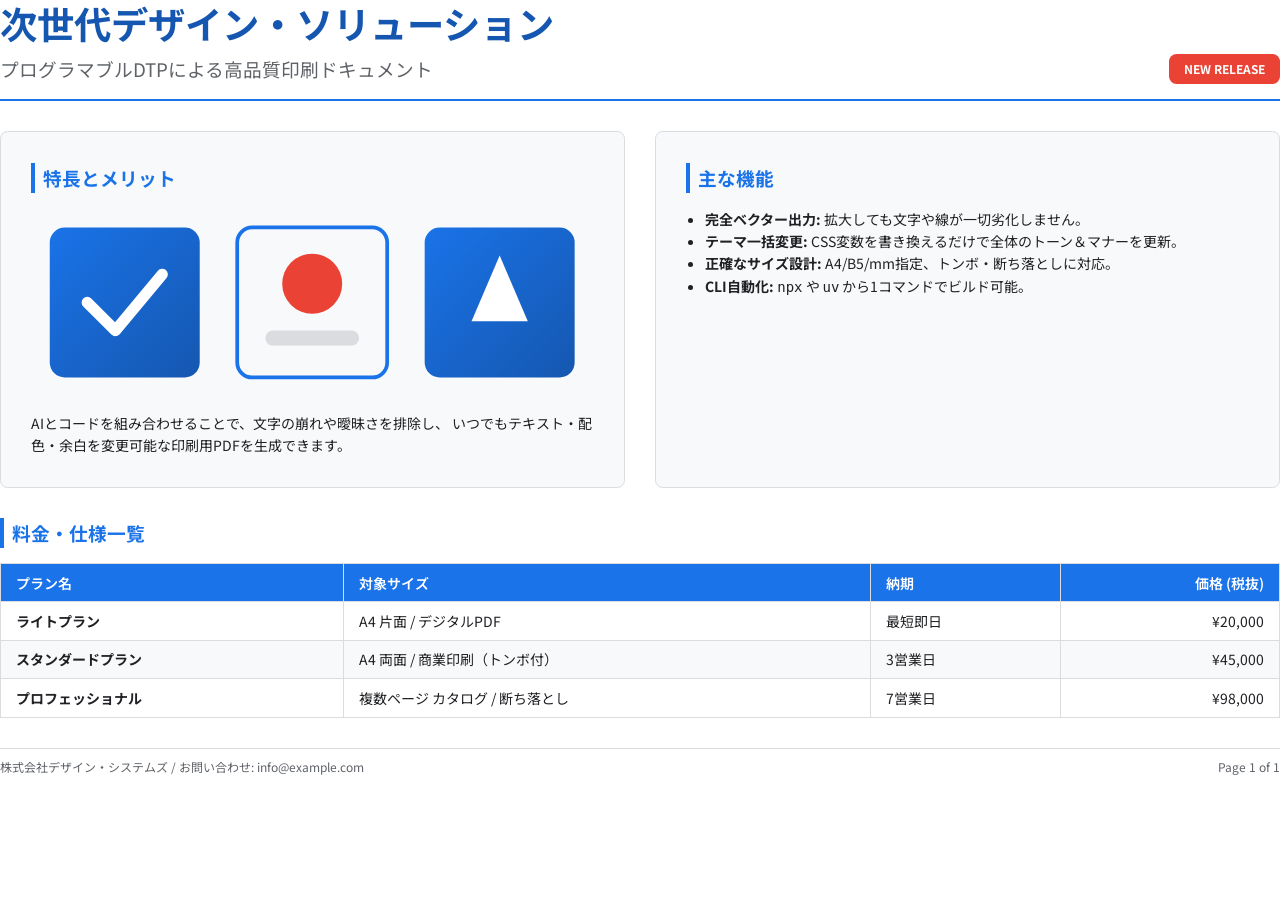
<file: skills/print-design/templates/html-paged/index.html>
<!DOCTYPE html>
<html lang="ja">
<head>
  <meta charset="UTF-8">
  <title>サービスご案内チラシ</title>
  <!-- Google Fonts: Noto Sans JP -->
  <link rel="preconnect" href="https://fonts.googleapis.com">
  <link rel="preconnect" href="https://fonts.gstatic.com" crossorigin>
  <link href="https://fonts.googleapis.com/css2?family=Noto+Sans+JP:wght@400;500;700&display=swap" rel="stylesheet">
  <!-- テーマ定義（デザイントークン）とレイアウト -->
  <link rel="stylesheet" href="theme.css">
  <link rel="stylesheet" href="layout.css">
</head>
<body>

  <!-- ドキュメントヘッダー -->
  <header class="doc-header">
    <div>
      <h1 class="doc-title">次世代デザイン・ソリューション</h1>
      <p class="doc-subtitle">プログラマブルDTPによる高品質印刷ドキュメント</p>
    </div>
    <div class="doc-badge">NEW RELEASE</div>
  </header>

  <!-- 2カラムコンテンツ -->
  <div class="grid-2col">
    <!-- 左カラム: イラストと概要 -->
    <div class="card">
      <h2 class="card-title">特長とメリット</h2>
      <!-- 後から色や形状を編集できるインラインベクターSVGイラスト -->
      <div class="vector-illustration">
        <svg viewBox="0 0 300 120" xmlns="http://www.w3.org/2000/svg">
          <defs>
            <linearGradient id="primaryGrad" x1="0%" y1="0%" x2="100%" y2="100%">
              <stop offset="0%" stop-color="var(--color-primary)" />
              <stop offset="100%" stop-color="var(--color-primary-dark)" />
            </linearGradient>
          </defs>
          <rect x="10" y="20" width="80" height="80" rx="8" fill="url(#primaryGrad)" />
          <path d="M30 60 L45 75 L70 45" stroke="#ffffff" stroke-width="6" fill="none" stroke-linecap="round" stroke-linejoin="round"/>
          <rect x="110" y="20" width="80" height="80" rx="8" fill="var(--color-bg-sub)" stroke="var(--color-primary)" stroke-width="2"/>
          <circle cx="150" cy="50" r="16" fill="var(--color-secondary)" />
          <rect x="125" y="75" width="50" height="8" rx="4" fill="var(--color-border)" />
          <rect x="210" y="20" width="80" height="80" rx="8" fill="url(#primaryGrad)" />
          <polygon points="250,35 265,70 235,70" fill="#ffffff" />
        </svg>
      </div>
      <p>
        AIとコードを組み合わせることで、文字の崩れや曖昧さを排除し、
        いつでもテキスト・配色・余白を変更可能な印刷用PDFを生成できます。
      </p>
    </div>

    <!-- 右カラム: プラン詳細 -->
    <div class="card">
      <h2 class="card-title">主な機能</h2>
      <ul style="padding-left: 5mm; margin-top: 2mm;">
        <li><strong>完全ベクター出力:</strong> 拡大しても文字や線が一切劣化しません。</li>
        <li><strong>テーマ一括変更:</strong> CSS変数を書き換えるだけで全体のトーン＆マナーを更新。</li>
        <li><strong>正確なサイズ設計:</strong> A4/B5/mm指定、トンボ・断ち落としに対応。</li>
        <li><strong>CLI自動化:</strong> <code>npx</code> や <code>uv</code> から1コマンドでビルド可能。</li>
      </ul>
    </div>
  </div>

  <!-- 印刷用ベクター表組み -->
  <section>
    <h2 class="card-title" style="margin-top: 4mm;">料金・仕様一覧</h2>
    <table class="data-table">
      <thead>
        <tr>
          <th>プラン名</th>
          <th>対象サイズ</th>
          <th>納期</th>
          <th class="num">価格 (税抜)</th>
        </tr>
      </thead>
      <tbody>
        <tr>
          <td><strong>ライトプラン</strong></td>
          <td>A4 片面 / デジタルPDF</td>
          <td>最短即日</td>
          <td class="num">¥20,000</td>
        </tr>
        <tr>
          <td><strong>スタンダードプラン</strong></td>
          <td>A4 両面 / 商業印刷（トンボ付）</td>
          <td>3営業日</td>
          <td class="num">¥45,000</td>
        </tr>
        <tr>
          <td><strong>プロフェッショナル</strong></td>
          <td>複数ページ カタログ / 断ち落とし</td>
          <td>7営業日</td>
          <td class="num">¥98,000</td>
        </tr>
      </tbody>
    </table>
  </section>

  <!-- フッター -->
  <footer class="doc-footer">
    <div>株式会社デザイン・システムズ / お問い合わせ: info@example.com</div>
    <div>Page 1 of 1</div>
  </footer>

</body>
</html>
</file>
<file: skills/print-design/templates/html-paged/theme.css>
/* ==========================================================================
   Design Tokens / Theme Configuration
   カラーパレット、余白、フォントなどの設定を一元管理するファイル
   ========================================================================== */

:root {
  /* カラーセット */
  --color-primary: #1a73e8;       /* メインカラー（ロゴ、見出し、強調罫線） */
  --color-primary-dark: #1557b0;  /* メインカラー（濃） */
  --color-secondary: #ea4335;     /* アクセントカラー（注意、リボン、強調バッジ） */
  --color-text-main: #202124;     /* 本文文字色 */
  --color-text-muted: #5f6368;    /* 補足説明文字色 */
  --color-bg-body: #ffffff;       /* 全体背景色 */
  --color-bg-sub: #f8f9fa;        /* 表ヘッダーや枠背景色 */
  --color-border: #dadce0;        /* 境界線・区切り線 */

  /* 余白・スペーシング */
  --page-margin: 15mm;            /* ページの余白（四方） */
  --space-xs: 2mm;
  --space-sm: 4mm;
  --space-md: 8mm;
  --space-lg: 12mm;

  /* フォント指定 */
  --font-base: "Noto Sans JP", -apple-system, BlinkMacSystemFont, "Segoe UI", "Hiragino Kaku Gothic ProN", sans-serif;
  --font-heading: "Noto Sans JP", sans-serif;

  /* 文字サイズ */
  --text-size-sm: 9pt;
  --text-size-base: 10.5pt;
  --text-size-lg: 14pt;
  --text-size-xl: 20pt;
  --text-size-title: 28pt;

  /* 行送り */
  --line-height-base: 1.6;
  --line-height-tight: 1.25;
}
</file>
<file: skills/print-design/templates/html-paged/layout.css>
/* ==========================================================================
   Print Layout Configuration (CSS Paged Media)
   印刷サイズ、ページ余白、トンボ、レイアウトグリッド、表のスタイル
   ========================================================================== */

/* 印刷用紙サイズ・余白の設定 */
@page {
  /* A4縦 (210mm x 297mm) */
  size: A4 portrait;
  margin: var(--page-margin);
  bleed: 3mm;
  marks: crop cross;
}

/* 画面表示時のリセットとベース設定 */
* {
  box-sizing: border-box;
  margin: 0;
  padding: 0;
}

body {
  font-family: var(--font-base);
  font-size: var(--text-size-base);
  line-height: var(--line-height-base);
  color: var(--color-text-main);
  background-color: var(--color-bg-body);
  -webkit-print-color-adjust: exact;
  print-color-adjust: exact;
}

/* ヘッダー・タイトル */
.doc-header {
  border-bottom: 2pt solid var(--color-primary);
  padding-bottom: var(--space-sm);
  margin-bottom: var(--space-md);
  display: flex;
  justify-content: space-between;
  align-items: flex-end;
}

.doc-title {
  font-size: var(--text-size-title);
  line-height: var(--line-height-tight);
  color: var(--color-primary-dark);
  font-weight: 700;
}

.doc-subtitle {
  font-size: var(--text-size-lg);
  color: var(--color-text-muted);
  margin-top: var(--space-xs);
}

.doc-badge {
  background-color: var(--color-secondary);
  color: #fff;
  font-size: var(--text-size-sm);
  font-weight: bold;
  padding: 1.5mm 4mm;
  border-radius: 2mm;
  text-transform: uppercase;
}

/* グリッドレイアウト（2カラム） */
.grid-2col {
  display: grid;
  grid-template-columns: 1fr 1fr;
  gap: var(--space-md);
  margin-bottom: var(--space-md);
}

/* セクションカード */
.card {
  border: 1pt solid var(--color-border);
  border-radius: 2mm;
  padding: var(--space-md);
  background: var(--color-bg-sub);
}

.card-title {
  font-size: var(--text-size-lg);
  color: var(--color-primary);
  margin-bottom: var(--space-sm);
  border-left: 3pt solid var(--color-primary);
  padding-left: var(--space-xs);
}

/* ベクターイラスト・図版ラッパー */
.vector-illustration {
  width: 100%;
  max-height: 50mm;
  display: flex;
  justify-content: center;
  align-items: center;
  margin-bottom: var(--space-sm);
}

.vector-illustration svg {
  width: 100%;
  height: 100%;
}

/* 印刷品質の表組み */
.data-table {
  width: 100%;
  border-collapse: collapse;
  margin-top: var(--space-sm);
  margin-bottom: var(--space-md);
  font-size: var(--text-size-base);
}

.data-table th,
.data-table td {
  padding: var(--space-xs) var(--space-sm);
  border: 0.5pt solid var(--color-border);
  text-align: left;
}

.data-table th {
  background-color: var(--color-primary);
  color: #ffffff;
  font-weight: 600;
}

.data-table tr:nth-child(even) td {
  background-color: var(--color-bg-sub);
}

.data-table .num {
  text-align: right;
  font-variant-numeric: tabular-nums;
}

/* フッター（注記・会社情報） */
.doc-footer {
  margin-top: auto;
  border-top: 0.5pt solid var(--color-border);
  padding-top: var(--space-xs);
  font-size: var(--text-size-sm);
  color: var(--color-text-muted);
  display: flex;
  justify-content: space-between;
}
</file>
